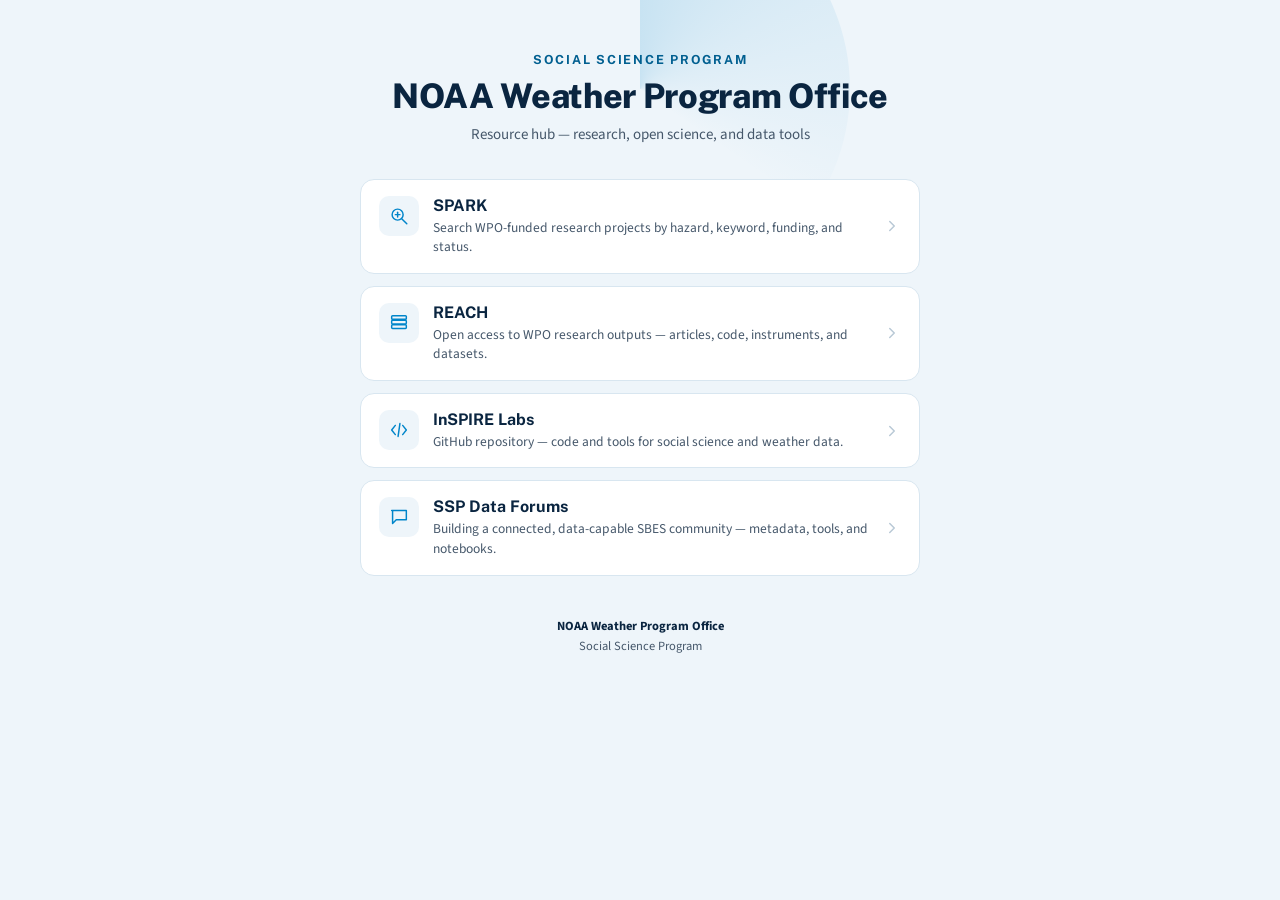
<file: index.html>
<!DOCTYPE html>
<html lang="en">
<head>
<meta charset="UTF-8">
<meta name="viewport" content="width=device-width, initial-scale=1.0">
<title>NOAA WPO — SDII Resource Hub</title>
<meta name="description" content="Quick links to NOAA Weather Program Office research and open-science tools: SPARK, REACH, InSPIRE Labs, and the SSP Data Forums.">
<link rel="preconnect" href="https://fonts.googleapis.com">
<link rel="preconnect" href="https://fonts.gstatic.com" crossorigin>
<link href="https://fonts.googleapis.com/css2?family=Public+Sans:wght@400;500;600;700;800&family=Source+Sans+3:wght@400;500;600&display=swap" rel="stylesheet">
<style>
  :root {
    --ocean-900: #0a2540;
    --noaa-blue: #0085ca;
    --eyebrow-blue: #005f90;
    --sky-100: #eef5fa;
    --paper: #ffffff;
    --slate-600: #46586b;
    --line: #d8e6f0;
    --signal-amber: #ffb000;
    --radius: 14px;
  }

  * { box-sizing: border-box; }

  html, body {
    margin: 0;
    padding: 0;
    background: var(--sky-100);
    color: var(--ocean-900);
    font-family: 'Source Sans 3', system-ui, -apple-system, sans-serif;
    -webkit-font-smoothing: antialiased;
  }

  .page {
    min-height: 100vh;
    display: flex;
    flex-direction: column;
    align-items: center;
    padding: 0 20px 48px;
  }

  header.hero {
    position: relative;
    width: 100%;
    max-width: 560px;
    padding: 52px 0 32px;
    text-align: center;
    overflow: hidden;
  }

  .radar-sweep {
    position: absolute;
    top: 50%;
    left: 50%;
    width: 420px;
    height: 420px;
    margin: -210px 0 0 -210px;
    border-radius: 50%;
    background: conic-gradient(from 0deg, rgba(0,133,202,0.16), transparent 35%);
    animation: spin 14s linear infinite;
    z-index: 0;
  }

  @keyframes spin { to { transform: rotate(360deg); } }

  @media (prefers-reduced-motion: reduce) {
    .radar-sweep { animation: none; }
  }

  .hero-content { position: relative; z-index: 1; }

  .eyebrow {
    font-family: 'Public Sans', sans-serif;
    font-weight: 700;
    font-size: 12.5px;
    letter-spacing: 0.14em;
    text-transform: uppercase;
    color: var(--eyebrow-blue);
    margin: 0 0 10px;
  }

  h1 {
    font-family: 'Public Sans', sans-serif;
    font-weight: 800;
    font-size: clamp(26px, 6vw, 34px);
    line-height: 1.15;
    margin: 0 0 8px;
    letter-spacing: -0.01em;
  }

  .hero-sub {
    font-size: 15px;
    color: var(--slate-600);
    margin: 0;
    line-height: 1.5;
  }

  main { width: 100%; max-width: 560px; }

  ul.links {
    list-style: none;
    margin: 0;
    padding: 0;
    display: flex;
    flex-direction: column;
    gap: 12px;
  }

  .card {
    display: flex;
    align-items: flex-start;
    gap: 14px;
    background: var(--paper);
    border: 1px solid var(--line);
    border-radius: var(--radius);
    padding: 16px 18px;
    text-decoration: none;
    color: inherit;
    transition: border-color 0.15s ease, transform 0.15s ease, box-shadow 0.15s ease;
  }

  .card:hover {
    border-color: var(--noaa-blue);
    box-shadow: 0 4px 16px rgba(10, 37, 64, 0.08);
    transform: translateY(-1px);
  }

  .card:focus-visible {
    outline: 3px solid var(--signal-amber);
    outline-offset: 2px;
  }

  .icon {
    flex: 0 0 auto;
    width: 40px;
    height: 40px;
    border-radius: 10px;
    background: var(--sky-100);
    display: flex;
    align-items: center;
    justify-content: center;
  }

  .icon svg {
    width: 22px;
    height: 22px;
    stroke: var(--noaa-blue);
    fill: none;
    stroke-width: 1.6;
    stroke-linecap: round;
    stroke-linejoin: round;
  }

  .card-text { flex: 1 1 auto; }

  .card-title {
    font-family: 'Public Sans', sans-serif;
    font-weight: 700;
    font-size: 16px;
    margin: 0 0 3px;
    color: var(--ocean-900);
    display: block;
  }

  .card-desc {
    font-size: 13.5px;
    color: var(--slate-600);
    margin: 0;
    line-height: 1.45;
  }

  .chevron {
    flex: 0 0 auto;
    align-self: center;
    color: #b9c9d6;
  }

  footer {
    margin-top: 40px;
    text-align: center;
    font-size: 12.5px;
    color: var(--slate-600);
    line-height: 1.6;
  }

  footer strong { color: var(--ocean-900); }
</style>
</head>
<body>
  <div class="page">
    <header class="hero">
      <div class="radar-sweep" aria-hidden="true"></div>
      <div class="hero-content">
        <p class="eyebrow">Social Science Program</p>
        <h1>NOAA Weather Program Office</h1>
        <p class="hero-sub">Resource hub — research, open science, and data tools</p>
      </div>
    </header>

    <main>
      <ul class="links">
        <li>
          <a class="card" href="https://wpo.noaa.gov/spark/" target="_blank" rel="noopener">
            <span class="icon" aria-hidden="true">
              <svg viewBox="0 0 24 24"><circle cx="10.5" cy="10.5" r="6"/><line x1="15.2" y1="15.2" x2="20.5" y2="20.5"/><line x1="8" y1="10.5" x2="13" y2="10.5"/><line x1="10.5" y1="8" x2="10.5" y2="13"/></svg>
            </span>
            <span class="card-text">
              <span class="card-title">SPARK</span>
              <p class="card-desc">Search WPO-funded research projects by hazard, keyword, funding, and status.</p>
            </span>
            <svg class="chevron" width="18" height="18" viewBox="0 0 24 24" fill="none" stroke="currentColor" stroke-width="2" stroke-linecap="round" stroke-linejoin="round" aria-hidden="true"><polyline points="9 6 15 12 9 18"/></svg>
          </a>
        </li>
        <li>
          <a class="card" href="https://wpo.noaa.gov/reach/" target="_blank" rel="noopener">
            <span class="icon" aria-hidden="true">
              <svg viewBox="0 0 24 24"><rect x="4" y="14" width="16" height="4" rx="1"/><rect x="4" y="9" width="16" height="4" rx="1"/><rect x="4" y="4" width="16" height="4" rx="1"/></svg>
            </span>
            <span class="card-text">
              <span class="card-title">REACH</span>
              <p class="card-desc">Open access to WPO research outputs — articles, code, instruments, and datasets.</p>
            </span>
            <svg class="chevron" width="18" height="18" viewBox="0 0 24 24" fill="none" stroke="currentColor" stroke-width="2" stroke-linecap="round" stroke-linejoin="round" aria-hidden="true"><polyline points="9 6 15 12 9 18"/></svg>
          </a>
        </li>
        <li>
          <a class="card" href="https://github.com/NOAA-OAR-WPO-SDII/inspire-labs" target="_blank" rel="noopener">
            <span class="icon" aria-hidden="true">
              <svg viewBox="0 0 24 24"><polyline points="8 7 4 12 8 17"/><polyline points="16 7 20 12 16 17"/><line x1="13" y1="5" x2="11" y2="19"/></svg>
            </span>
            <span class="card-text">
              <span class="card-title">InSPIRE Labs</span>
              <p class="card-desc">GitHub repository — code and tools for social science and weather data.</p>
            </span>
            <svg class="chevron" width="18" height="18" viewBox="0 0 24 24" fill="none" stroke="currentColor" stroke-width="2" stroke-linecap="round" stroke-linejoin="round" aria-hidden="true"><polyline points="9 6 15 12 9 18"/></svg>
          </a>
        </li>
        <li>
          <a class="card" href="https://noaa-oar-wpo-sdii.github.io/Data-Forums/index.html" target="_blank" rel="noopener">
            <span class="icon" aria-hidden="true">
              <svg viewBox="0 0 24 24"><path d="M4 5h16v10H9l-4 4V5z"/></svg>
            </span>
            <span class="card-text">
              <span class="card-title">SSP Data Forums</span>
              <p class="card-desc">Building a connected, data-capable SBES community — metadata, tools, and notebooks.</p>
            </span>
            <svg class="chevron" width="18" height="18" viewBox="0 0 24 24" fill="none" stroke="currentColor" stroke-width="2" stroke-linecap="round" stroke-linejoin="round" aria-hidden="true"><polyline points="9 6 15 12 9 18"/></svg>
          </a>
        </li>
      </ul>
    </main>

    <footer>
      <strong>NOAA Weather Program Office</strong><br>
      Social Science Program
    </footer>
  </div>
</body>
</html>
</file>
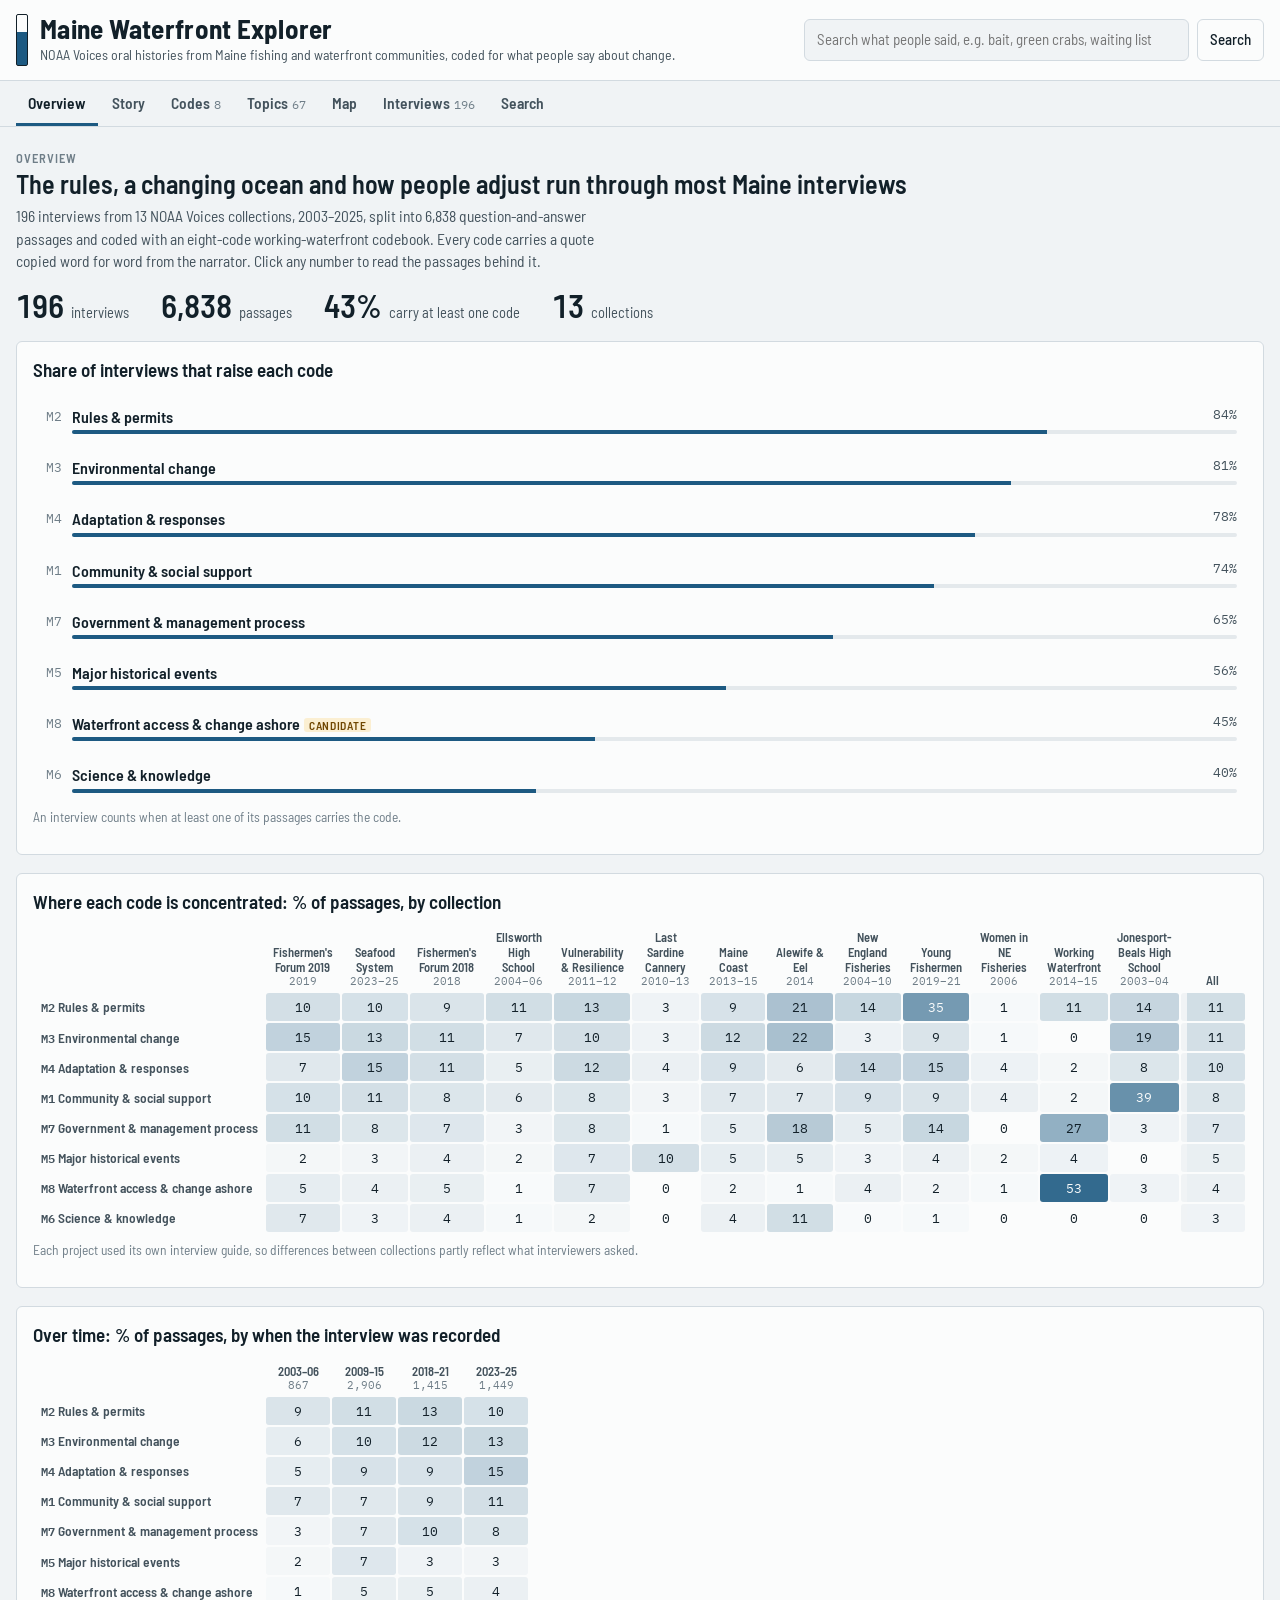
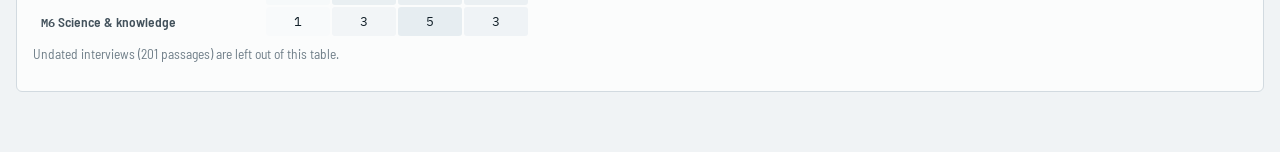
<file: maine_waterfront_explorer/index.html>
<!doctype html>
<html lang="en">
<head>
<meta charset="utf-8">
<meta name="viewport" content="width=device-width, initial-scale=1, viewport-fit=cover">
<title>Maine Waterfront Explorer</title>
<link rel="preconnect" href="https://fonts.googleapis.com">
<link rel="preconnect" href="https://fonts.gstatic.com" crossorigin>
<link rel="stylesheet" href="https://fonts.googleapis.com/css2?family=Barlow+Semi+Condensed:wght@400;500;600;700&family=IBM+Plex+Mono:wght@400;500&family=Source+Serif+4:ital,opsz,wght@0,8..60,400;0,8..60,600;1,8..60,400&display=swap">
<link rel="stylesheet" href="style.css">
</head>
<body>
<header class="top">
  <div class="wrap">
    <div class="brand"><div class="tide" aria-hidden="true"></div><div>
      <h1>Maine Waterfront Explorer</h1>
      <p>NOAA Voices oral histories from Maine fishing and waterfront communities, coded for what people say about change.</p>
    </div></div>
    <form class="search" id="topsearch" role="search"><input id="q" type="search" placeholder="Search what people said, e.g. bait, green crabs, waiting list" aria-label="Search passages"><button class="btn">Search</button></form>
  </div>
</header>
<nav class="tabs" aria-label="Views"><div class="wrap" id="tabs" role="tablist"></div></nav>
<main class="wrap" id="view"></main>
<div class="scrim" id="scrim" hidden></div>
<aside class="reader" id="reader" hidden aria-label="Passage reader"></aside>

  <script src="data-core.js"></script>
  <script src="data-passages-01.js"></script>
  <script src="data-passages-02.js"></script>
  <script src="data-passages-03.js"></script>
  <script src="data-passages-04.js"></script>
  <script src="data-passages-05.js"></script>
  <script src="data-passages-06.js"></script>
  <script src="data-passages-07.js"></script>
  <script src="data-search-index.js"></script>
  <script src="data-search-eq.js"></script>
  <script src="data-search-wq.js"></script>
  <script src="app.js"></script>
</body>
</html>
</file>
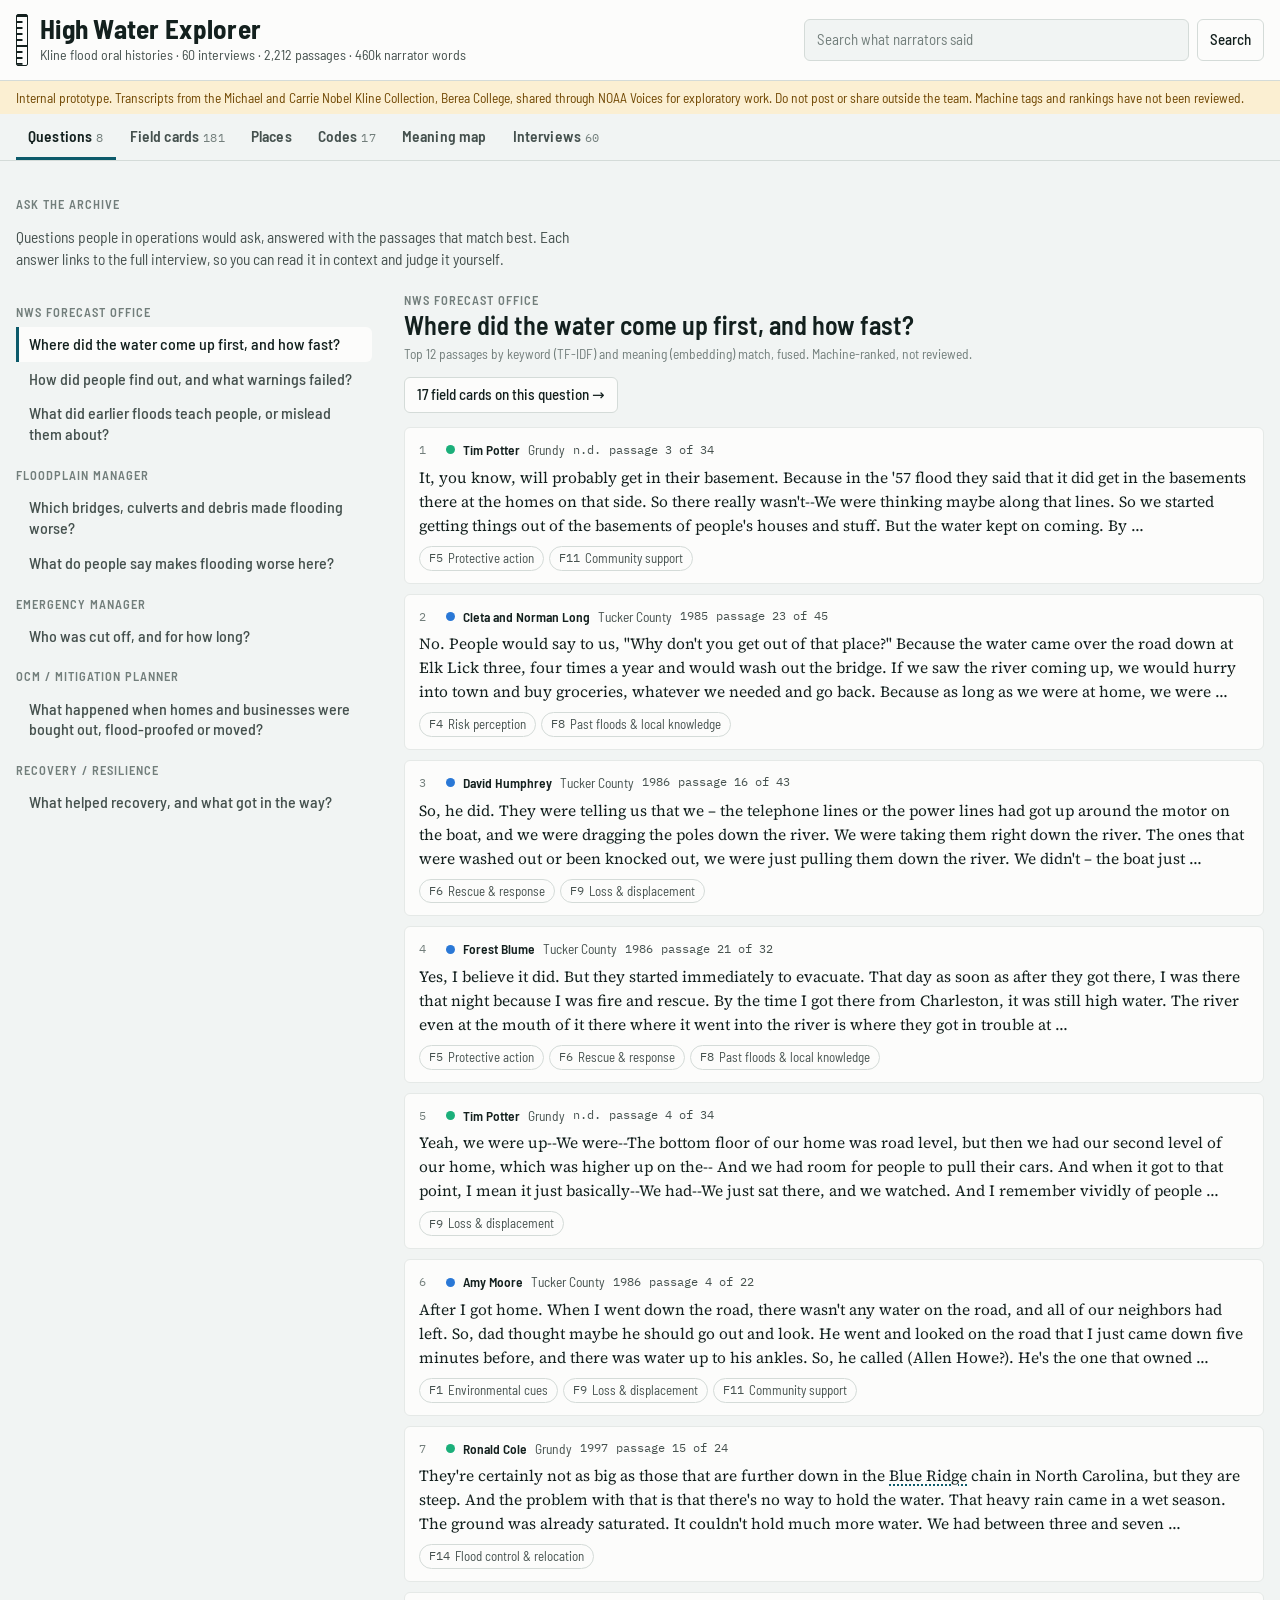
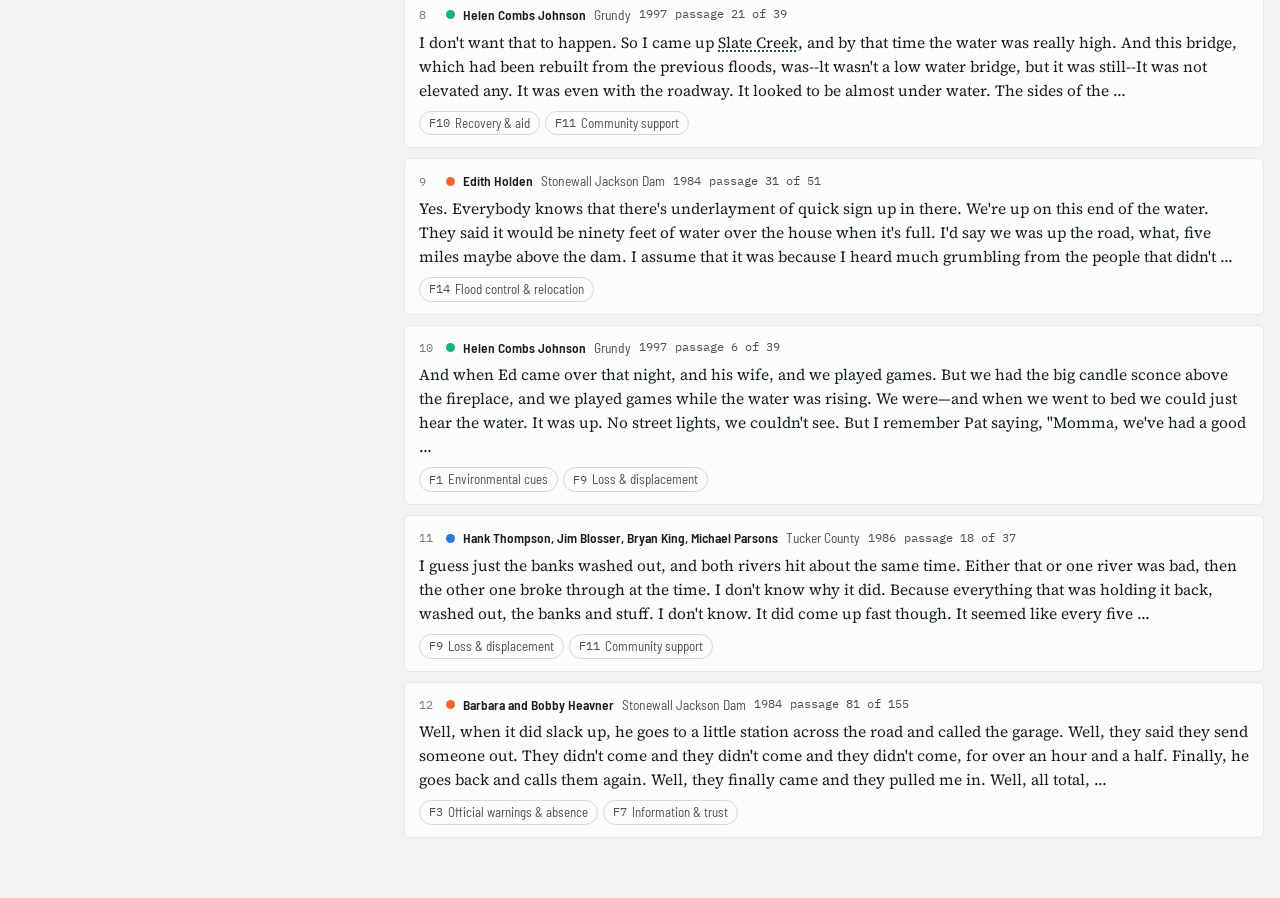
<file: high_water_explorer.html>
<!doctype html>
<html lang="en">
<head>
<meta charset="utf-8">
<meta name="viewport" content="width=device-width, initial-scale=1, viewport-fit=cover">
<title>High Water Explorer</title>
<meta name="claude:viewport-fit-sides" content="cover">
<link rel="preconnect" href="https://fonts.googleapis.com">
<link rel="preconnect" href="https://fonts.gstatic.com" crossorigin>
<link rel="stylesheet" href="https://fonts.googleapis.com/css2?family=Barlow+Semi+Condensed:wght@400;500;600;700&family=IBM+Plex+Mono:wght@400;500&family=Source+Serif+4:ital,opsz,wght@0,8..60,400;0,8..60,600;1,8..60,400&display=swap">
<style>
/* Layout: a reading room with a field notebook beside it. Entry points across the top, one working view below,
   and a passage reader that slides in from the right (full screen on phones). */
:root {
  --bg: #f1f4f3; --surface: #fcfcfb; --ink: #13201e; --ink2: #45514e; --muted: #727e7b;
  --rule: #d4dbd8; --rule2: #e5e9e7; --accent: #0c5a6a; --accent-soft: #dcebee; --accent-ink: #fcfcfb;
  --mark: #fae3a0; --band: rgba(12, 90, 106, .15); --warn-ink: #6f4600; --warn-bg: #fbefd2;
  --c-tucker: #2a78d6; --c-stonewall: #eb6834; --c-grundy: #1baf7a;
  --map-land: #e9eeec; --map-line: #c3ccc9; --map-study: #d3e3e8; --halo: #fcfcfb;
  --f-ui: "Barlow Semi Condensed", "Arial Narrow", system-ui, sans-serif;
  --f-read: "Source Serif 4", Georgia, "Times New Roman", serif;
  --f-mono: "IBM Plex Mono", ui-monospace, Menlo, Consolas, monospace;
  --r: 6px;
}
@media (prefers-color-scheme: dark) {
  :root:not([data-theme="light"]) {
    --bg: #0e1413; --surface: #161c1b; --ink: #e6ebe9; --ink2: #b3bebb; --muted: #84908d;
    --rule: #2b3533; --rule2: #212927; --accent: #66b8c8; --accent-soft: #15323a; --accent-ink: #0e1413;
    --mark: #5b4a10; --band: rgba(102, 184, 200, .2); --warn-ink: #f0c66a; --warn-bg: #352a10;
    --c-tucker: #3987e5; --c-stonewall: #d95926; --c-grundy: #199e70;
    --map-land: #1a2120; --map-line: #34413e; --map-study: #1d3239; --halo: #161c1b;
    color-scheme: dark;
  }
}
:root[data-theme="dark"] {
  --bg: #0e1413; --surface: #161c1b; --ink: #e6ebe9; --ink2: #b3bebb; --muted: #84908d;
  --rule: #2b3533; --rule2: #212927; --accent: #66b8c8; --accent-soft: #15323a; --accent-ink: #0e1413;
  --mark: #5b4a10; --band: rgba(102, 184, 200, .2); --warn-ink: #f0c66a; --warn-bg: #352a10;
  --c-tucker: #3987e5; --c-stonewall: #d95926; --c-grundy: #199e70;
  --map-land: #1a2120; --map-line: #34413e; --map-study: #1d3239; --halo: #161c1b;
  color-scheme: dark;
}
* { box-sizing: border-box; }
[hidden] { display: none !important; }
html, body { margin: 0; }
body { background: var(--bg); color: var(--ink); font: 400 15px/1.45 var(--f-ui); -webkit-text-size-adjust: 100%; }
button { font: inherit; color: inherit; }
a { color: var(--accent); }
:focus-visible { outline: 2px solid var(--accent); outline-offset: 2px; }
.wrap { max-width: 1320px; margin: 0 auto; padding-left: max(16px, env(safe-area-inset-left, 0px)); padding-right: max(16px, env(safe-area-inset-right, 0px)); }
.mono { font-family: var(--f-mono); font-size: .86em; }
.num { font-variant-numeric: tabular-nums; }
h1, h2, h3 { text-wrap: balance; margin: 0; }

/* header */
.top { background: var(--surface); border-bottom: 1px solid var(--rule); padding-top: env(safe-area-inset-top, 0px); }
.top .wrap { display: flex; align-items: center; gap: 18px; flex-wrap: wrap; padding-block: 14px; }
.brand { display: flex; align-items: stretch; gap: 12px; min-width: 0; flex: 1 1 360px; }
.gauge { width: 12px; flex: none; border: 1px solid var(--ink); border-radius: 2px;
  background: repeating-linear-gradient(to bottom, var(--ink) 0 2px, transparent 2px 6px) left / 55% 100% no-repeat,
              repeating-linear-gradient(to bottom, var(--ink) 0 2px, transparent 2px 30px) left / 100% 100% no-repeat; }
.brand h1 { font-size: 27px; font-weight: 700; letter-spacing: .01em; line-height: 1.05; }
.brand p { margin: 3px 0 0; color: var(--ink2); font-size: 14px; }
.search { flex: 1 1 300px; max-width: 460px; display: flex; gap: 8px; }
.search input { flex: 1; min-width: 0; font: inherit; font-size: 15px; padding: 9px 12px; border: 1px solid var(--rule); border-radius: var(--r);
  background: var(--bg); color: var(--ink); }
.search input::placeholder { color: var(--muted); }
.notice { background: var(--warn-bg); color: var(--warn-ink); font-size: 13.5px; }
.notice .wrap { padding-block: 7px; }
.tabs { position: sticky; top: env(safe-area-inset-top, 0px); z-index: 20; background: var(--bg); border-bottom: 1px solid var(--rule); }
.tabs .wrap { display: flex; gap: 2px; overflow-x: auto; scrollbar-width: none; }
.tab { flex: none; background: none; border: 0; border-bottom: 3px solid transparent; padding: 11px 12px 9px; cursor: pointer;
  font-weight: 600; font-size: 15.5px; color: var(--ink2); letter-spacing: .01em; }
.tab:hover { color: var(--ink); }
.tab[aria-selected="true"] { color: var(--ink); border-bottom-color: var(--accent); }
.tab .ct { font-family: var(--f-mono); font-size: 11.5px; font-weight: 400; color: var(--muted); margin-left: 4px; }
main { padding-block: 22px 60px; }

/* shared pieces */
.eyebrow { font-size: 12.5px; font-weight: 600; letter-spacing: .08em; text-transform: uppercase; color: var(--muted); }
.lede { max-width: 72ch; color: var(--ink2); margin: 6px 0 0; font-size: 15.5px; }
.cols { display: grid; grid-template-columns: minmax(260px, 360px) minmax(0, 1fr); gap: 28px; align-items: start; margin-top: 18px; }
.cols > * { min-width: 0; }
.cols.places { grid-template-columns: minmax(0, 1fr) minmax(260px, 340px); }
.side { position: sticky; top: 64px; max-height: calc(100vh - 80px); overflow: auto; padding-right: 4px; }
.chip { display: inline-flex; align-items: center; gap: 5px; border: 1px solid var(--rule); border-radius: 999px; padding: 1px 9px;
  font-size: 13px; color: var(--ink2); background: var(--surface); white-space: nowrap; line-height: 1.6; }
button.chip { cursor: pointer; }
button.chip:hover { border-color: var(--accent); color: var(--ink); }
.chip.on { background: var(--accent); color: var(--accent-ink); border-color: var(--accent); }
.chip .cid { font-family: var(--f-mono); font-size: 11.5px; }
.flag { display: inline-flex; align-items: center; gap: 6px; font-size: 13px; color: var(--warn-ink); background: var(--warn-bg);
  border-radius: 4px; padding: 2px 8px; }
.flag::before { content: ""; width: 7px; height: 7px; border: 1.5px solid currentColor; transform: rotate(45deg); flex: none; }
.dot { display: inline-block; width: 9px; height: 9px; border-radius: 50%; flex: none; }
.dot.tucker { background: var(--c-tucker); } .dot.stonewall { background: var(--c-stonewall); } .dot.grundy { background: var(--c-grundy); }
.legend { display: flex; flex-wrap: wrap; gap: 6px 16px; font-size: 13.5px; color: var(--ink2); }
.legend span { display: inline-flex; align-items: center; gap: 6px; }
.btn { border: 1px solid var(--rule); background: var(--surface); border-radius: var(--r); padding: 6px 12px; cursor: pointer; font-weight: 500; }
.btn:hover { border-color: var(--accent); }
.more { margin-top: 12px; }
.empty { color: var(--muted); padding: 20px 0; }
.method { font-size: 13.5px; color: var(--muted); margin-top: 4px; }

/* passage list items */
.plist { display: grid; gap: 10px; margin-top: 14px; }
.pitem { background: var(--surface); border: 1px solid var(--rule2); border-radius: var(--r); padding: 12px 14px; cursor: pointer; text-align: left; }
.pitem:hover { border-color: var(--rule); box-shadow: 0 1px 0 var(--rule); }
.pitem.sel { border-color: var(--accent); }
.pmeta { display: flex; align-items: center; gap: 8px; flex-wrap: wrap; font-size: 13.5px; color: var(--ink2); }
.pmeta b { color: var(--ink); font-weight: 600; }
.pmeta .rank { font-family: var(--f-mono); font-size: 12px; color: var(--muted); min-width: 1.6em; }
.ptext { font-family: var(--f-read); font-size: 15.5px; line-height: 1.55; margin: 6px 0 0; color: var(--ink); }
.ptext mark, .rtext mark { background: var(--mark); color: inherit; padding: 0 1px; border-radius: 2px; }
.ptags { display: flex; flex-wrap: wrap; gap: 5px; margin-top: 8px; }

/* questions */
.qgroup { margin-top: 14px; }
.qgroup h3 { font-size: 12.5px; font-weight: 600; letter-spacing: .08em; text-transform: uppercase; color: var(--muted); margin-bottom: 6px; }
.qbtn { display: block; width: 100%; text-align: left; background: none; border: 0; border-left: 3px solid transparent; padding: 7px 10px; cursor: pointer;
  font-size: 16px; font-weight: 500; line-height: 1.3; color: var(--ink2); border-radius: 0 var(--r) var(--r) 0; }
.qbtn:hover { background: var(--surface); color: var(--ink); }
.qbtn.on { border-left-color: var(--accent); background: var(--surface); color: var(--ink); }
.qhead h2 { font-size: 26px; font-weight: 600; line-height: 1.15; }
.cardlinks { display: flex; flex-wrap: wrap; gap: 6px; margin-top: 10px; align-items: center; }

/* knowledge cards */
.schema { display: flex; flex-wrap: wrap; gap: 0; margin-top: 16px; border: 1px solid var(--rule); border-radius: var(--r); overflow: hidden; background: var(--surface); }
.schema div { padding: 8px 12px; border-right: 1px solid var(--rule2); flex: 1 1 120px; }
.schema div:last-child { border-right: 0; }
.schema b { display: block; font-size: 12px; letter-spacing: .07em; text-transform: uppercase; color: var(--muted); font-weight: 600; }
.schema span { font-size: 14px; color: var(--ink2); }
.filters { display: flex; flex-wrap: wrap; gap: 6px; margin-top: 16px; align-items: center; }
.cardgrid { display: grid; grid-template-columns: repeat(auto-fill, minmax(min(100%, 430px), 1fr)); gap: 14px; margin-top: 14px; }
.kcard { background: var(--surface); border: 1px solid var(--rule); border-radius: var(--r); padding: 16px 18px; display: flex; flex-direction: column; gap: 10px; }
.kcard.hl { border-color: var(--accent); box-shadow: 0 0 0 1px var(--accent); }
.khead { display: flex; justify-content: space-between; gap: 10px; align-items: baseline; font-size: 13px; color: var(--muted); }
.khead .kind { font-weight: 600; letter-spacing: .07em; text-transform: uppercase; font-size: 12px; color: var(--accent); }
.kcard h3 { font-size: 20px; font-weight: 600; line-height: 1.2; }
.kplace { font-size: 14px; color: var(--ink2); }
.kplace .mono { color: var(--muted); }
.quote { margin: 0; font-family: var(--f-read); font-size: 15.5px; line-height: 1.5; border-left: 2px solid var(--rule); padding-left: 12px; }
.quote footer { font-family: var(--f-ui); font-size: 13px; color: var(--muted); margin-top: 3px; }
.quote footer button { background: none; border: 0; padding: 0; color: var(--accent); cursor: pointer; text-decoration: underline; text-underline-offset: 2px; font-size: 13px; }
.kfield { font-size: 14px; color: var(--ink2); }
.kfield b { font-weight: 600; color: var(--ink); }
.kask { background: var(--accent-soft); border-radius: 4px; padding: 8px 10px; font-size: 14.5px; }
.kask b { display: block; font-size: 12px; letter-spacing: .07em; text-transform: uppercase; color: var(--accent); font-weight: 600; }
.kfoot { display: flex; flex-wrap: wrap; gap: 5px; margin-top: auto; padding-top: 4px; }

.kstats { display: flex; flex-wrap: wrap; gap: 10px 28px; margin-top: 16px; }
.kstats div { display: flex; align-items: baseline; gap: 7px; }
.kstats b { font-size: 30px; font-weight: 600; line-height: 1; }
.kstats span { color: var(--ink2); font-size: 14.5px; }
.kover { display: grid; grid-template-columns: minmax(0, 1fr); gap: 16px; margin-top: 16px; align-items: start; }
.kover > * { min-width: 0; }
.kpanel { padding: 12px 14px 4px; }
.kpanel .method { margin: 2px 0 0; }
.matrix { width: 100%; max-width: 820px; border-collapse: separate; border-spacing: 2px; font-size: 13.5px; margin: 6px 0 10px; }
.matrix th { font-size: 12px; text-transform: none; letter-spacing: 0; padding: 3px 6px; border: 0; white-space: nowrap; font-weight: 600; color: var(--ink2); }
.matrix td { text-align: center; padding: 4px 6px; border: 0; font-family: var(--f-mono); font-size: 12.5px; cursor: pointer; border-radius: 3px;
  background: color-mix(in srgb, var(--accent) calc(var(--a) * 100%), transparent); color: var(--ink); }
.matrix td.n { background: none; cursor: default; color: var(--muted); }
.matrix td.on, .matrix td:hover { outline: 2px solid var(--ink); }
.mxk { background: none; border: 0; padding: 0; cursor: pointer; font-weight: 500; color: var(--ink); text-align: left; font-size: 13.5px; }
.mxk:hover, .mxk.on { color: var(--accent); text-decoration: underline; }
.kminis { display: grid; grid-template-columns: repeat(3, minmax(0, 1fr)); gap: 8px; padding: 6px 10px 12px; }
.kmini { margin: 0; border: 1px solid var(--rule2); border-radius: 4px; overflow: hidden; }
.kmini figcaption { font-size: 14px; font-weight: 600; padding: 5px 8px; color: var(--ink2); display: flex; gap: 6px; align-items: center; }
.kmini figcaption .mono { color: var(--muted); font-weight: 400; }
.kmini svg { display: block; width: 100%; height: auto; }
@media (max-width: 520px) { .kminis { grid-template-columns: minmax(0, 1fr); } }
.cmark { cursor: pointer; stroke-width: 1.6; fill-opacity: .82; }
.cmark.sel { stroke: var(--ink); stroke-width: 2.6; }
.kgroup { margin-top: 26px; }
.kgroup h2 { font-size: 21px; font-weight: 600; padding-bottom: 6px; border-bottom: 1px solid var(--rule); }
.kgroup h2 .mono { color: var(--muted); font-size: 13px; font-weight: 400; }
@media (max-width: 980px) { .kover { grid-template-columns: minmax(0, 1fr); } }
/* maps */
.mapbox { background: var(--surface); border: 1px solid var(--rule); border-radius: var(--r); overflow: hidden; }
.mapbox svg { display: block; width: 100%; height: auto; }
.county { fill: var(--map-land); stroke: var(--map-line); stroke-width: .7; }
.county.study { fill: var(--map-study); }
.maplabel { font-family: var(--f-ui); font-size: 14px; fill: var(--ink2); paint-order: stroke; stroke: var(--halo); stroke-width: .25em; stroke-linejoin: round; pointer-events: none; }
.maplabel.state { font-size: 15px; letter-spacing: .2em; fill: var(--muted); font-weight: 600; }
.maplabel.county { font-size: 13px; fill: var(--muted); font-style: italic; }
.ptmark { stroke: var(--surface); stroke-width: 1.6; cursor: pointer; }
.ptmark.sel { stroke: var(--ink); stroke-width: 2.4; }
.ivmark { stroke: var(--ink); stroke-width: 1.4; }
.mapfoot { display: flex; flex-wrap: wrap; gap: 8px 18px; justify-content: space-between; padding: 10px 14px; border-top: 1px solid var(--rule2); font-size: 13px; color: var(--muted); }
.plrow { display: grid; grid-template-columns: minmax(0, 1fr) auto; gap: 2px 10px; padding: 7px 8px; border-bottom: 1px solid var(--rule2); cursor: pointer; border-radius: 4px; }
.plrow:hover { background: var(--surface); }
.plrow.on { background: var(--accent-soft); }
.plrow .nm { font-weight: 600; }
.plrow .sub { grid-column: 1 / -1; font-size: 13px; color: var(--muted); }
.plrow .n { font-family: var(--f-mono); font-size: 12.5px; color: var(--ink2); }
.filterbox { width: 100%; font: inherit; padding: 7px 10px; border: 1px solid var(--rule); border-radius: var(--r); background: var(--surface); color: var(--ink); margin: 10px 0 6px; }

/* meaning map */
.mm { display: grid; grid-template-columns: minmax(0, 1.25fr) minmax(260px, .75fr); gap: 24px; margin-top: 18px; align-items: start; }
.mm > * { min-width: 0; }
.pt { stroke: var(--surface); stroke-width: .9; cursor: pointer; }
.pt.dim { opacity: .12; }
.tlabel { font-family: var(--f-ui); font-size: 15px; font-weight: 600; fill: var(--ink); paint-order: stroke; stroke: var(--halo); stroke-width: 4px; stroke-linejoin: round; pointer-events: none; }
.trow { display: grid; grid-template-columns: 2.4em minmax(0, 1fr) auto; gap: 8px; align-items: center; padding: 6px 6px; border-bottom: 1px solid var(--rule2); cursor: pointer; border-radius: 4px; }
.trow:hover { background: var(--surface); }
.trow.on { background: var(--accent-soft); }
.trow .tid { font-family: var(--f-mono); font-size: 12px; color: var(--muted); }
.trow .tl { font-size: 14.5px; overflow-wrap: anywhere; }
.mbar { display: flex; width: 64px; height: 8px; gap: 1px; }
.mbar i { display: block; height: 100%; border-radius: 1px; }

/* codes */
.crow { display: block; width: 100%; text-align: left; background: none; border: 0; border-bottom: 1px solid var(--rule2); padding: 9px 8px; cursor: pointer; border-radius: 4px; }
.crow:hover { background: var(--surface); }
.crow.on { background: var(--accent-soft); }
.crow .l1 { display: flex; gap: 8px; align-items: baseline; flex-wrap: wrap; }
.crow .cid { font-family: var(--f-mono); font-size: 12.5px; color: var(--muted); min-width: 2.4em; }
.crow .cn { font-weight: 600; font-size: 15.5px; }
.crow .l2 { font-size: 13px; color: var(--muted); margin-left: calc(2.4em + 8px); }
.defbox { background: var(--surface); border: 1px solid var(--rule); border-radius: var(--r); padding: 14px 16px; margin-top: 12px; display: grid; gap: 6px; font-size: 14.5px; color: var(--ink2); }
.defbox b { color: var(--ink); }

/* interviews */
.tablewrap { overflow-x: auto; margin-top: 16px; background: var(--surface); border: 1px solid var(--rule); border-radius: var(--r); }
table { border-collapse: collapse; width: 100%; font-size: 14.5px; }
th { text-align: left; font-size: 12px; letter-spacing: .07em; text-transform: uppercase; color: var(--muted); font-weight: 600; padding: 10px 12px; border-bottom: 1px solid var(--rule); white-space: nowrap; }
td { padding: 8px 12px; border-bottom: 1px solid var(--rule2); vertical-align: top; }
tbody tr { cursor: pointer; }
tbody tr:hover td { background: var(--bg); }
td.n { font-family: var(--f-mono); font-size: 13px; text-align: right; }
.ivhead { display: flex; flex-wrap: wrap; justify-content: space-between; gap: 12px; align-items: end; }
.ivhead h2 { font-size: 28px; font-weight: 600; }
.stripbox { background: var(--surface); border: 1px solid var(--rule); border-radius: var(--r); margin-top: 16px; padding: 12px 14px 8px; }
.stripscroll { overflow-x: auto; }
.strip text { font-family: var(--f-ui); font-size: 13px; fill: var(--ink2); }
.strip .tick { stroke: var(--ink2); }
.strip .col:hover { fill: var(--band); }
.seqlist { margin-top: 18px; display: grid; gap: 0; }
.seq { display: grid; grid-template-columns: 3.2em minmax(0, 1fr); gap: 12px; padding: 14px 0; border-top: 1px solid var(--rule2); }
.seq.flash { background: var(--accent-soft); }
.seq .sn { font-family: var(--f-mono); font-size: 12.5px; color: var(--muted); padding-top: 3px; text-align: right; }
.seq .qq { font-size: 14px; color: var(--muted); margin: 0 0 4px; }
.seq .aa { font-family: var(--f-read); font-size: 16px; line-height: 1.6; margin: 0; max-width: 75ch; }
.seq .tg { display: flex; flex-wrap: wrap; gap: 5px; margin-top: 6px; }

/* reader */
.scrim { position: fixed; inset: 0; background: rgba(10, 16, 15, .28); z-index: 40; }
.reader { position: fixed; top: 0; right: 0; bottom: 0; width: min(600px, 48vw); background: var(--surface); border-left: 1px solid var(--rule); z-index: 50;
  display: flex; flex-direction: column; box-shadow: -12px 0 30px rgba(0, 0, 0, .08); padding-top: env(safe-area-inset-top, 0px); padding-bottom: env(safe-area-inset-bottom, 0px); padding-right: env(safe-area-inset-right, 0px); }
.rbar { display: flex; align-items: center; gap: 8px; padding: 10px 14px; border-bottom: 1px solid var(--rule2); }
.rbar .sp { flex: 1; font-size: 13.5px; color: var(--muted); }
.rbody { overflow: auto; padding: 16px 20px 40px; display: grid; gap: 14px; align-content: start; }
.rname { font-size: 23px; font-weight: 600; line-height: 1.15; }
.rname button { background: none; border: 0; padding: 0; cursor: pointer; text-align: left; font: inherit; color: inherit; text-decoration: underline; text-decoration-color: var(--rule); text-underline-offset: 4px; }
.rname button:hover { text-decoration-color: var(--accent); }
.rq { font-size: 15px; color: var(--ink2); border-left: 2px solid var(--rule); padding-left: 10px; }
.rq b { font-size: 12px; letter-spacing: .07em; text-transform: uppercase; color: var(--muted); display: block; font-weight: 600; }
.rtext { font-family: var(--f-read); font-size: 17px; line-height: 1.65; margin: 0; }
.wrapchips .chip { white-space: normal; text-align: left; line-height: 1.3; padding: 4px 10px; border-radius: 12px; }
a.plc { color: inherit; text-decoration: underline dotted var(--accent); text-decoration-thickness: 1.5px; text-underline-offset: 3px; cursor: pointer; }
a.plc:hover, a.plc:focus-visible { color: var(--accent); text-decoration-style: solid; }
.rsec b.h { display: block; font-size: 12px; letter-spacing: .07em; text-transform: uppercase; color: var(--muted); font-weight: 600; margin-bottom: 6px; }
.prov { background: var(--bg); border-radius: var(--r); padding: 12px 14px; font-size: 14px; color: var(--ink2); display: grid; gap: 6px; }
.cite { font-family: var(--f-mono); font-size: 12.5px; color: var(--ink); background: var(--surface); border: 1px solid var(--rule2); border-radius: 4px; padding: 8px; user-select: all; }
.nb { display: block; width: 100%; text-align: left; background: none; border: 0; border-top: 1px solid var(--rule2); padding: 9px 0; cursor: pointer; }
.nb:hover .nbt { color: var(--ink); }
.nbt { font-family: var(--f-read); font-size: 14.5px; color: var(--ink2); margin-top: 3px; }
.tip { position: fixed; z-index: 60; max-width: 320px; background: var(--ink); color: var(--bg); padding: 8px 10px; border-radius: 4px; font-size: 13.5px; pointer-events: none; line-height: 1.35; }
.tip b { font-weight: 600; }

@media (max-width: 980px) {
  .cols, .cols.places, .mm { grid-template-columns: minmax(0, 1fr); }
  .side { position: static; max-height: none; }
  .reader { width: 100%; border-left: 0; }
}
@media (max-width: 520px) {
  .brand h1 { font-size: 23px; }
  .qhead h2 { font-size: 22px; }
  .schema div { flex-basis: 45%; border-bottom: 1px solid var(--rule2); }
}
@media (prefers-reduced-motion: no-preference) {
  .reader { animation: slidein .18s ease-out; }
  @keyframes slidein { from { transform: translateX(24px); opacity: .6; } to { transform: none; opacity: 1; } }
}
</style>
</head>
<body>
<header class="top">
  <div class="wrap">
    <div class="brand">
      <div class="gauge" aria-hidden="true"></div>
      <div>
        <h1>High Water Explorer</h1>
        <p id="sub">Kline flood oral histories</p>
      </div>
    </div>
    <form class="search" id="searchform" role="search">
      <input id="q" type="search" placeholder="Search what narrators said" aria-label="Search passages" autocomplete="off">
      <button class="btn" type="submit">Search</button>
    </form>
  </div>
</header>
<div class="notice"><div class="wrap" id="notice">Internal prototype. Not for distribution.</div></div>
<nav class="tabs" aria-label="Ways into the archive"><div class="wrap" id="tabs" role="tablist"></div></nav>
<main><div class="wrap" id="view"></div></main>
<div class="scrim" id="scrim" hidden></div>
<aside class="reader" id="reader" hidden aria-label="Passage reader"></aside>
<div class="tip" id="tip" hidden></div>

<script src="./explorer.js" defer></script>
</body>
</html>
</file>
<file: maine_waterfront_explorer/style.css>
/* A reading room for the coded Maine interviews: entry points across the top, one working view below,
   and a passage reader that slides in from the right (full screen on phones). */
:root {
  --bg: #f0f3f5; --surface: #fbfcfc; --ink: #122029; --ink2: #43525c; --muted: #6f7e88;
  --rule: #d2dae0; --rule2: #e4e9ec; --accent: #1d5a82; --accent-soft: #dce8f1; --accent-ink: #fbfcfc;
  --mark: #fae3a0; --warn-ink: #6f4600; --warn-bg: #fbefd2;
  --land: #f7f9fa; --land2: #eef1f3; --line: #c3ccd2; --sea: #dbe7ef; --halo: #fbfcfc;
  --f-ui: "Barlow Semi Condensed", "Arial Narrow", system-ui, sans-serif;
  --f-read: "Source Serif 4", Georgia, "Times New Roman", serif;
  --f-mono: "IBM Plex Mono", ui-monospace, Menlo, Consolas, monospace;
  --r: 6px;
}
@media (prefers-color-scheme: dark) {
  :root:not([data-theme="light"]) {
    --bg: #0d1419; --surface: #151d23; --ink: #e4eaee; --ink2: #b0bec7; --muted: #82919b;
    --rule: #29343c; --rule2: #1f282f; --accent: #6fb0db; --accent-soft: #16303f; --accent-ink: #0d1419;
    --mark: #5b4a10; --warn-ink: #f0c66a; --warn-bg: #352a10;
    --land: #1d262d; --land2: #182027; --line: #36444e; --sea: #0f1a22; --halo: #151d23;
    color-scheme: dark;
  }
}
:root[data-theme="dark"] {
  --bg: #0d1419; --surface: #151d23; --ink: #e4eaee; --ink2: #b0bec7; --muted: #82919b;
  --rule: #29343c; --rule2: #1f282f; --accent: #6fb0db; --accent-soft: #16303f; --accent-ink: #0d1419;
  --mark: #5b4a10; --warn-ink: #f0c66a; --warn-bg: #352a10;
  --land: #1d262d; --land2: #182027; --line: #36444e; --sea: #0f1a22; --halo: #151d23;
  color-scheme: dark;
}
* { box-sizing: border-box; }
[hidden] { display: none !important; }
html, body { margin: 0; }
body { background: var(--bg); color: var(--ink); font: 400 15px/1.45 var(--f-ui); -webkit-text-size-adjust: 100%; }
button, select, input { font: inherit; color: inherit; }
a { color: var(--accent); }
:focus-visible { outline: 2px solid var(--accent); outline-offset: 2px; }
.wrap { max-width: 1320px; margin: 0 auto; padding-left: max(16px, env(safe-area-inset-left, 0px)); padding-right: max(16px, env(safe-area-inset-right, 0px)); }
.mono { font-family: var(--f-mono); font-size: .86em; }
.num { font-variant-numeric: tabular-nums; }
h1, h2, h3 { text-wrap: balance; margin: 0; }

.top { background: var(--surface); border-bottom: 1px solid var(--rule); padding-top: env(safe-area-inset-top, 0px); }
.top .wrap { display: flex; align-items: center; gap: 18px; flex-wrap: wrap; padding-block: 14px; }
.brand { display: flex; align-items: stretch; gap: 12px; min-width: 0; flex: 1 1 360px; }
.tide { width: 12px; flex: none; border-radius: 2px; background: linear-gradient(to bottom, transparent 0 35%, var(--accent) 35% 100%); border: 1px solid var(--ink); }
.brand h1 { font-size: 27px; font-weight: 700; letter-spacing: .01em; line-height: 1.05; }
.brand p { margin: 3px 0 0; color: var(--ink2); font-size: 14px; }
.search { flex: 1 1 300px; max-width: 460px; display: flex; gap: 8px; }
.search input { flex: 1; min-width: 0; font-size: 15px; padding: 9px 12px; border: 1px solid var(--rule); border-radius: var(--r); background: var(--bg); }
.tabs { position: sticky; top: env(safe-area-inset-top, 0px); z-index: 20; background: var(--bg); border-bottom: 1px solid var(--rule); }
.tabs .wrap { display: flex; gap: 2px; overflow-x: auto; scrollbar-width: none; }
.tab { flex: none; background: none; border: 0; border-bottom: 3px solid transparent; padding: 11px 12px 9px; cursor: pointer; font-weight: 600; font-size: 15.5px; color: var(--ink2); }
.tab:hover { color: var(--ink); }
.tab[aria-selected="true"] { color: var(--ink); border-bottom-color: var(--accent); }
.tab .ct { font-family: var(--f-mono); font-size: 11.5px; font-weight: 400; color: var(--muted); margin-left: 4px; }
main { padding-block: 22px 60px; }

.eyebrow { font-size: 12.5px; font-weight: 600; letter-spacing: .08em; text-transform: uppercase; color: var(--muted); }
.lede { max-width: 74ch; color: var(--ink2); margin: 6px 0 0; font-size: 15.5px; }
h2.view { font-size: 26px; font-weight: 600; line-height: 1.15; margin-top: 2px; }
.cols { display: grid; grid-template-columns: minmax(260px, 340px) minmax(0, 1fr); gap: 28px; align-items: start; margin-top: 18px; }
.cols > * { min-width: 0; }
.cols.mapcols { grid-template-columns: minmax(0, 1fr) minmax(280px, 360px); }
.side { position: sticky; top: 64px; max-height: calc(100vh - 80px); overflow: auto; padding-right: 4px; }
@media (max-width: 900px) { .cols, .cols.mapcols { grid-template-columns: minmax(0, 1fr); } .side { position: static; max-height: none; } }
.chip { display: inline-flex; align-items: center; gap: 5px; border: 1px solid var(--rule); border-radius: 999px; padding: 1px 9px; font-size: 13px; color: var(--ink2); background: var(--surface); white-space: nowrap; line-height: 1.6; }
button.chip { cursor: pointer; }
button.chip:hover { border-color: var(--accent); color: var(--ink); }
.chip.on { background: var(--accent); color: var(--accent-ink); border-color: var(--accent); }
.chip .cid { font-family: var(--f-mono); font-size: 11.5px; }
.chip.med { border-style: dashed; }
.cand { font-size: 11.5px; letter-spacing: .06em; text-transform: uppercase; color: var(--warn-ink); background: var(--warn-bg); border-radius: 3px; padding: 0 5px; margin-left: 4px; }
.btn { border: 1px solid var(--rule); background: var(--surface); border-radius: var(--r); padding: 6px 12px; cursor: pointer; font-weight: 500; }
.btn:hover { border-color: var(--accent); }
.empty { color: var(--muted); padding: 20px 0; }
.note { font-size: 13.5px; color: var(--muted); margin-top: 6px; }
select, .filterbox { padding: 6px 9px; border: 1px solid var(--rule); border-radius: var(--r); background: var(--surface); }
.filterbox { width: 100%; margin: 10px 0 6px; }
.filters { display: flex; flex-wrap: wrap; gap: 8px 10px; align-items: center; margin-top: 12px; }
.filters label { font-size: 13.5px; color: var(--ink2); display: inline-flex; gap: 6px; align-items: center; }

/* stats + heat table */
.stats { display: flex; flex-wrap: wrap; gap: 10px 32px; margin-top: 16px; }
.stats div { display: flex; align-items: baseline; gap: 7px; }
.stats b { font-size: 32px; font-weight: 600; line-height: 1; }
.stats span { color: var(--ink2); font-size: 14.5px; }
.panel { background: var(--surface); border: 1px solid var(--rule); border-radius: var(--r); padding: 14px 16px; margin-top: 18px; }
.panel h3 { font-size: 19px; font-weight: 600; }
.scroll { overflow-x: auto; }
.heat { border-collapse: separate; border-spacing: 2px; font-size: 13.5px; margin-top: 10px; }
.heat th { font-weight: 600; color: var(--ink2); padding: 3px 6px; text-align: left; white-space: nowrap; }
.heat thead th { vertical-align: bottom; font-size: 12.5px; }
.heat thead th { white-space: normal; max-width: 92px; min-width: 64px; line-height: 1.2; font-weight: 600; text-align: center; }
.heat thead th .mono { display: block; font-weight: 400; color: var(--muted); }
.heat td { text-align: center; padding: 5px 7px; font-family: var(--f-mono); font-size: 12.5px; border-radius: 3px; cursor: pointer; min-width: 40px;
  background: color-mix(in srgb, var(--accent) calc(var(--a) * 100%), transparent); color: var(--ink); }
.heat td.hi { color: var(--accent-ink); }
.heat td:hover { outline: 2px solid var(--ink); }
.heat td.all { border-left: 6px solid var(--bg); }
.heat td.na { background: none; cursor: default; color: var(--muted); }

/* code list */
.codebtn { display: grid; grid-template-columns: auto minmax(0, 1fr) auto; gap: 2px 10px; width: 100%; text-align: left; background: none; border: 0; border-left: 3px solid transparent;
  padding: 8px 10px; cursor: pointer; border-radius: 0 var(--r) var(--r) 0; }
.codebtn:hover { background: var(--surface); }
.codebtn.on { border-left-color: var(--accent); background: var(--surface); }
.codebtn .cid { font-family: var(--f-mono); font-size: 12.5px; color: var(--muted); padding-top: 2px; }
.codebtn .nm { font-weight: 600; font-size: 16px; }
.codebtn .pct { font-family: var(--f-mono); font-size: 12.5px; color: var(--ink2); }
.codebtn .bar { grid-column: 2 / 4; height: 4px; border-radius: 2px; background: var(--rule2); overflow: hidden; }
.codebtn .bar i { display: block; height: 100%; background: var(--accent); }
.defn { margin-top: 12px; font-size: 14px; color: var(--ink2); }
.defn p { margin: 6px 0 0; }
.defn b { color: var(--ink); font-weight: 600; }

/* passages */

.thread { background: var(--surface); border: 1px solid var(--rule); border-radius: var(--r); padding: 16px 18px; margin-top: 16px; }
.thread h3 { font-size: 21px; font-weight: 600; margin: 0; }
.thread .tmeta { color: var(--muted); font-size: 13.5px; margin-top: 2px; }
.qt { display: block; width: 100%; text-align: left; background: none; border: 0; border-left: 3px solid var(--accent); padding: 4px 0 4px 12px; margin-top: 10px; cursor: pointer; font-family: var(--f-read); font-size: 16.5px; color: var(--ink); }
.qt:hover { background: var(--accent-soft); }
.qt small { display: block; font-family: var(--f-ui); font-size: 13px; color: var(--ink2); margin-top: 2px; }
.pbars { display: flex; gap: 14px; flex-wrap: wrap; margin-top: 10px; font-size: 12.5px; color: var(--ink2); }
.pbars span { display: inline-flex; flex-direction: column; gap: 3px; min-width: 92px; }
.pbars i { display: block; height: 8px; background: var(--rule2); border-radius: 3px; overflow: hidden; }
.pbars i b { display: block; height: 100%; background: var(--accent); }
.wrow { background: var(--surface); border: 1px solid var(--rule2); border-radius: var(--r); padding: 10px 14px; }
.wrow summary { cursor: pointer; display: flex; flex-wrap: wrap; gap: 4px 12px; align-items: baseline; list-style: none; }
.wrow summary::-webkit-details-marker { display: none; }
.wrow .term { font-weight: 600; font-size: 16px; }
.wrow .gl { color: var(--ink2); font-size: 14.5px; flex: 1 1 260px; }
.wrow .wn { font-family: var(--f-mono); font-size: 12px; color: var(--muted); }
.wrow .why { font-size: 13.5px; color: var(--ink2); margin: 6px 0 0; }
.adv { font-size: 12px; font-weight: 600; border-radius: 999px; padding: 1px 8px; border: 1px solid var(--rule); white-space: nowrap; }
.adv.say { background: var(--accent-soft); color: var(--ink); border-color: var(--accent); }
.adv.care { border-style: dashed; color: var(--ink); }
.adv.leave { color: var(--muted); text-decoration: line-through; }
.adv.know { color: var(--ink2); }
.wfind { border: 1px solid var(--rule); border-radius: var(--r); padding: 6px 10px; font: inherit; background: var(--surface); color: var(--ink); min-width: 220px; }
.plist { display: grid; gap: 10px; margin-top: 14px; }
.pitem { background: var(--surface); border: 1px solid var(--rule2); border-radius: var(--r); padding: 12px 14px; cursor: pointer; text-align: left; width: 100%; }
.pitem:hover { border-color: var(--rule); }
.pmeta { display: flex; align-items: center; gap: 8px; flex-wrap: wrap; font-size: 13.5px; color: var(--ink2); }
.pmeta b { color: var(--ink); font-weight: 600; }
.ptext { font-family: var(--f-read); font-size: 15.5px; line-height: 1.55; margin: 6px 0 0; color: var(--ink); }
mark { background: var(--mark); color: inherit; padding: 0 1px; border-radius: 2px; }
mark.ev { background: linear-gradient(transparent 45%, var(--mark) 45%); -webkit-box-decoration-break: clone; box-decoration-break: clone; padding: 0; }
.ptags { display: flex; flex-wrap: wrap; gap: 5px; margin-top: 8px; }
.pager { display: flex; gap: 10px; align-items: center; margin-top: 14px; color: var(--ink2); font-size: 14px; }

/* map */
.mapbox { background: var(--surface); border: 1px solid var(--rule); border-radius: var(--r); overflow: hidden; }
.mapbox svg { display: block; width: 100%; height: auto; background: var(--sea); }
.county { fill: var(--land); stroke: var(--line); stroke-width: .7; }
.county.other { fill: var(--land2); }
.maplabel { font-family: var(--f-ui); font-size: 13px; fill: var(--ink2); paint-order: stroke; stroke: var(--halo); stroke-width: .3em; stroke-linejoin: round; pointer-events: none; }
.maplabel.st { font-size: 15px; letter-spacing: .2em; fill: var(--muted); font-weight: 600; }
.town { stroke: var(--surface); stroke-width: 1.4; cursor: pointer; }
.town.sel { stroke: var(--ink); stroke-width: 2.4; }
.mapfoot { display: flex; flex-wrap: wrap; gap: 8px 18px; justify-content: space-between; padding: 10px 14px; border-top: 1px solid var(--rule2); font-size: 13px; color: var(--muted); }
.ramp { display: inline-flex; align-items: center; gap: 6px; }
.ramp i { width: 90px; height: 9px; border-radius: 2px; background: linear-gradient(90deg, color-mix(in srgb, var(--accent) 12%, var(--land)), var(--accent)); }
.plrow { display: grid; grid-template-columns: minmax(0, 1fr) auto; gap: 2px 10px; padding: 7px 8px; border-bottom: 1px solid var(--rule2); cursor: pointer; border-radius: 4px; }
.plrow:hover { background: var(--surface); }
.plrow.on { background: var(--accent-soft); }
.plrow .nm { font-weight: 600; }
.plrow .sub { grid-column: 1 / -1; font-size: 13px; color: var(--muted); }
.plrow .n { font-family: var(--f-mono); font-size: 12.5px; color: var(--ink2); }

/* interviews */
.ivtable { width: 100%; border-collapse: collapse; margin-top: 12px; font-size: 14.5px; }
.ivtable th { text-align: left; font-size: 12.5px; letter-spacing: .06em; text-transform: uppercase; color: var(--muted); font-weight: 600; padding: 6px 8px; border-bottom: 1px solid var(--rule); white-space: nowrap; cursor: pointer; }
.ivtable td { padding: 7px 8px; border-bottom: 1px solid var(--rule2); vertical-align: middle; }
.ivtable tr.row { cursor: pointer; }
.ivtable tr.row:hover td { background: var(--surface); }
.ivtable .nm { font-weight: 600; }
.prof { display: inline-grid; grid-template-columns: repeat(8, 9px); gap: 2px; align-items: end; height: 22px; vertical-align: middle; }
.prof i { display: block; background: var(--accent); border-radius: 1px 1px 0 0; min-height: 1px; }
.prof i.z { background: var(--rule); }
@media (max-width: 720px) { .ivtable .hide-s { display: none; } }
.ivhead { display: flex; flex-wrap: wrap; gap: 6px 18px; align-items: baseline; margin-top: 4px; color: var(--ink2); }
.ivpass { margin-top: 16px; display: grid; gap: 14px; }
.turnq { font-size: 14px; color: var(--muted); margin: 0 0 4px; font-style: italic; }
.ivp { background: var(--surface); border: 1px solid var(--rule2); border-radius: var(--r); padding: 12px 14px; }
.ivp.dim .ptext { color: var(--ink2); }

/* reader */
.reader { position: fixed; top: 0; right: 0; bottom: 0; width: min(560px, 100%); background: var(--surface); border-left: 1px solid var(--rule); z-index: 50;
  box-shadow: -8px 0 24px rgba(0,0,0,.08); overflow: auto; padding: max(16px, env(safe-area-inset-top, 0px)) max(18px, env(safe-area-inset-right, 0px)) 40px 20px; }
.reader .close { position: sticky; top: 0; float: right; }
.rq { font-size: 14.5px; color: var(--ink2); background: var(--bg); border-radius: 4px; padding: 8px 10px; margin-top: 12px; }
.rtext { font-family: var(--f-read); font-size: 16.5px; line-height: 1.6; margin-top: 12px; white-space: pre-wrap; }
.evlist { margin-top: 14px; display: grid; gap: 8px; }
.evi { border-left: 3px solid var(--accent); padding: 2px 0 2px 10px; font-size: 14px; color: var(--ink2); }
.evi b { color: var(--ink); }
.scrim { position: fixed; inset: 0; background: rgba(0,0,0,.18); z-index: 40; }

/* meaning map + topics */
.mmwrap { display: grid; grid-template-columns: minmax(0, 1.35fr) minmax(300px, .65fr); gap: 24px; margin-top: 16px; align-items: start; }
.mmwrap > * { min-width: 0; }
@media (max-width: 980px) { .mmwrap { grid-template-columns: minmax(0, 1fr); } }
.mmbox { background: var(--surface); border: 1px solid var(--rule); border-radius: var(--r); overflow: hidden; }
.mmbox svg { display: block; width: 100%; height: auto; }
.mmpt { fill: var(--line); }
.mmpt.on { fill: var(--accent); }
.mmpt.code { fill: #c9822b; }
.mmlab { font-family: var(--f-ui); font-size: 13px; fill: var(--ink2); paint-order: stroke; stroke: var(--halo); stroke-width: .3em; stroke-linejoin: round; pointer-events: none; }
.mmlab.on { fill: var(--ink); font-weight: 600; }
.trow { display: grid; grid-template-columns: minmax(0, 1fr) auto; gap: 2px 10px; padding: 8px; border-bottom: 1px solid var(--rule2); cursor: pointer; border-radius: 4px; }
.trow:hover { background: var(--surface); }
.trow.on { background: var(--accent-soft); }
.trow .nm { font-weight: 600; }
.trow .n { font-family: var(--f-mono); font-size: 12.5px; color: var(--ink2); }
.trow .sub { grid-column: 1 / -1; font-size: 13px; color: var(--muted); }
.flagchip { font-size: 11.5px; color: var(--warn-ink); background: var(--warn-bg); border-radius: 3px; padding: 0 5px; margin-left: 4px; }
.cwbars { display: grid; grid-template-columns: auto minmax(0, 1fr) auto; gap: 4px 10px; align-items: center; font-size: 13.5px; margin-top: 8px; }
.cwbars i { display: block; height: 10px; background: var(--accent); border-radius: 2px; }
.cwbars .tk { background: var(--rule2); border-radius: 2px; }
.strip { margin-top: 12px; background: var(--surface); border: 1px solid var(--rule2); border-radius: var(--r); padding: 10px 12px; overflow-x: auto; }
.strip svg { display: block; }
.found { font-size: 11.5px; font-family: var(--f-mono); color: var(--muted); }
.legend2 { display: flex; flex-wrap: wrap; gap: 6px 16px; font-size: 13px; color: var(--ink2); align-items: center; }
.sw { display: inline-block; width: 10px; height: 10px; border-radius: 50%; margin-right: 5px; vertical-align: -1px; }

/* method */
.prose { max-width: 78ch; font-size: 15.5px; color: var(--ink2); }
.prose h3 { font-size: 19px; color: var(--ink); margin-top: 22px; }
.prose li { margin: 4px 0; }
.ktable { border-collapse: collapse; font-size: 14px; margin-top: 10px; }
.ktable th, .ktable td { padding: 5px 10px; border-bottom: 1px solid var(--rule2); text-align: left; }
.ktable td.k { font-family: var(--f-mono); text-align: right; }
.steps { counter-reset: s; display: grid; gap: 10px; margin-top: 12px; padding: 0; list-style: none; }
.steps li { counter-increment: s; display: grid; grid-template-columns: 30px minmax(0, 1fr); gap: 10px; }
.steps li::before { content: counter(s); font-family: var(--f-mono); font-size: 13px; width: 24px; height: 24px; border-radius: 50%; background: var(--accent-soft); color: var(--accent); display: grid; place-items: center; }
</file>
